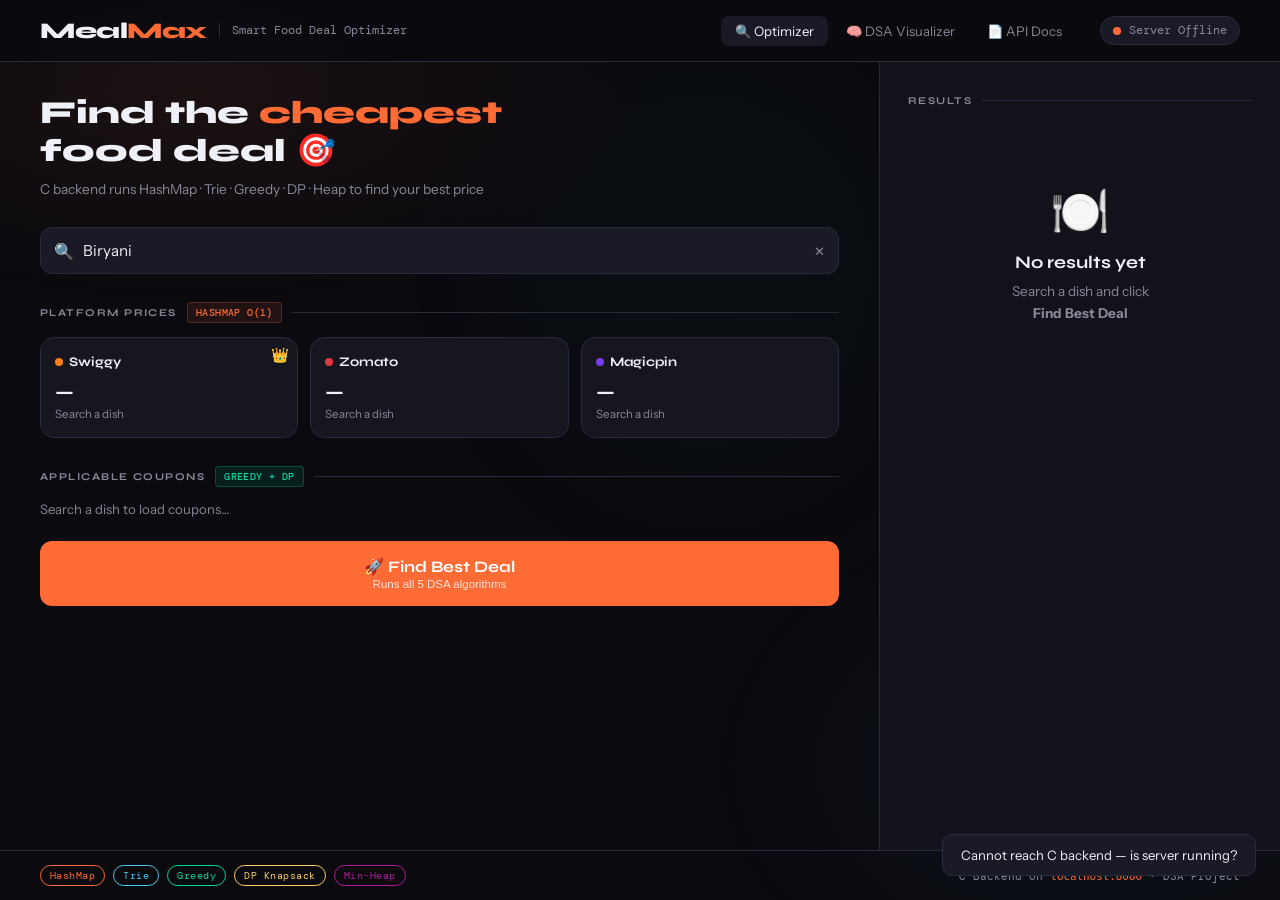
<file: index.html>
<!DOCTYPE html>
<html lang="en">
<head>
<meta charset="UTF-8">
<meta name="viewport" content="width=device-width, initial-scale=1.0">
<title>MealMax — Smart Food Deal Optimizer</title>
<link rel="preconnect" href="https://fonts.googleapis.com">
<link href="https://fonts.googleapis.com/css2?family=Syne:wght@400;600;700;800&family=DM+Mono:wght@300;400;500&family=Instrument+Sans:wght@400;500;600&display=swap" rel="stylesheet">
<link rel="stylesheet" href="style.css">
</head>
<body>
<div class="app">

  <!-- HEADER -->
  <header>
    <div class="header-left">
      <a href="index.html" class="logo">Meal<span>Max</span></a>
      <span class="logo-sub">Smart Food Deal Optimizer</span>
    </div>
    <nav class="nav-links">
      <a href="index.html" class="nav-link active">🔍 Optimizer</a>
      <a href="dsa.html" class="nav-link">🧠 DSA Visualizer</a>
      <a href="docs.html" class="nav-link">📄 API Docs</a>
    </nav>
    <div class="server-status" id="serverStatus">
      <span class="status-dot" id="statusDot"></span>
      <span id="statusText">Connecting...</span>
    </div>
  </header>

  <main>
    <!-- LEFT: SEARCH + INPUT -->
    <section class="panel-left">

      <div class="hero-block">
        <h1>Find the <em>cheapest</em><br>food deal 🎯</h1>
        <p class="hero-sub">C backend runs HashMap · Trie · Greedy · DP · Heap to find your best price</p>
      </div>

      <!-- SEARCH -->
      <div class="search-block">
        <div class="input-wrap">
          <span class="input-icon">🔍</span>
          <input type="text" id="searchInput" class="search-input"
                 placeholder="Type a dish — e.g. Biryani, Pizza..."
                 autocomplete="off">
          <span class="input-clear" id="clearBtn" onclick="clearSearch()">✕</span>
        </div>
        <div class="autocomplete-box" id="autocomplete"></div>
        <div class="algo-tag" id="trieTag" style="display:none">
          ⬆ <strong>Trie</strong> autocomplete — C backend · O(m) prefix search
        </div>
      </div>

      <!-- PLATFORM CARDS -->
      <div class="section-label">
        Platform Prices
        <span class="algo-chip hashmap">HashMap O(1)</span>
      </div>
      <div class="platforms-row" id="platformsRow">
        <div class="platform-card swiggy" data-platform="Swiggy" onclick="selectPlatform('Swiggy')">
          <div class="plat-crown" id="crownSwiggy">👑</div>
          <div class="plat-header">
            <span class="plat-dot" style="background:#fc8019"></span>
            <span class="plat-name">Swiggy</span>
          </div>
          <div class="plat-price" id="priceSwiggy">—</div>
          <div class="plat-detail" id="detailSwiggy">Search a dish</div>
        </div>
        <div class="platform-card zomato" data-platform="Zomato" onclick="selectPlatform('Zomato')">
          <div class="plat-crown" id="crownZomato" style="display:none">👑</div>
          <div class="plat-header">
            <span class="plat-dot" style="background:#e23744"></span>
            <span class="plat-name">Zomato</span>
          </div>
          <div class="plat-price" id="priceZomato">—</div>
          <div class="plat-detail" id="detailZomato">Search a dish</div>
        </div>
        <div class="platform-card magicpin" data-platform="Magicpin" onclick="selectPlatform('Magicpin')">
          <div class="plat-crown" id="crownMagicpin" style="display:none">👑</div>
          <div class="plat-header">
            <span class="plat-dot" style="background:#7c3aed"></span>
            <span class="plat-name">Magicpin</span>
          </div>
          <div class="plat-price" id="priceMagicpin">—</div>
          <div class="plat-detail" id="detailMagicpin">Search a dish</div>
        </div>
      </div>

      <!-- COUPONS -->
      <div class="section-label" style="margin-top:28px">
        Applicable Coupons
        <span class="algo-chip greedy">Greedy + DP</span>
      </div>
      <div id="couponsArea">
        <p class="muted-hint">Search a dish to load coupons…</p>
      </div>

      <!-- OPTIMIZE BTN -->
      <button class="optimize-btn" id="optimizeBtn" onclick="runOptimize()">
        <span>🚀 Find Best Deal</span>
        <span class="btn-sub">Runs all 5 DSA algorithms</span>
      </button>

    </section>

    <!-- RIGHT: RESULTS -->
    <section class="panel-right">

      <div class="section-label">Results</div>

      <!-- EMPTY -->
      <div class="empty-state" id="emptyState">
        <div class="empty-icon">🍽️</div>
        <div class="empty-title">No results yet</div>
        <div class="empty-hint">Search a dish and click<br><strong>Find Best Deal</strong></div>
      </div>

      <!-- RESULTS -->
      <div id="resultsArea" style="display:none">

        <!-- WINNER CARD -->
        <div class="winner-card" id="winnerCard">
          <div class="winner-label">✅ Optimal Deal</div>
          <div class="winner-platform" id="winnerPlatform">—</div>
          <div class="winner-price" id="winnerPrice">—</div>
          <div class="winner-coupon" id="winnerCoupon">—</div>
          <div class="winner-save" id="winnerSave">—</div>
        </div>

        <!-- BREAKDOWN -->
        <div class="result-card">
          <div class="card-title">💰 Cost Breakdown</div>
          <div class="breakdown-grid" id="breakdownGrid"></div>
        </div>

        <!-- HEAP RANKINGS -->
        <div class="result-card">
          <div class="card-title">
            📊 Min-Heap Rankings
            <span class="algo-chip heap" style="font-size:0.6rem">O(n log n)</span>
          </div>
          <div id="heapList"></div>
        </div>

        <!-- ALGO TRACE -->
        <div class="result-card">
          <div class="card-title">⚙️ Algorithm Trace (from C backend)</div>
          <div id="algoTrace"></div>
        </div>

      </div>

    </section>
  </main>

  <!-- FOOTER -->
  <footer>
    <div class="footer-algos">
      <span class="fa-chip hashmap">HashMap</span>
      <span class="fa-chip trie">Trie</span>
      <span class="fa-chip greedy">Greedy</span>
      <span class="fa-chip dp">DP Knapsack</span>
      <span class="fa-chip heap">Min-Heap</span>
    </div>
    <div class="footer-note">C Backend on <code>localhost:8080</code> · DSA Project</div>
  </footer>

</div>

<!-- TOAST -->
<div class="toast" id="toast"><span id="toastMsg"></span></div>

<script src="app.js"></script>
</body>
</html>
</file>
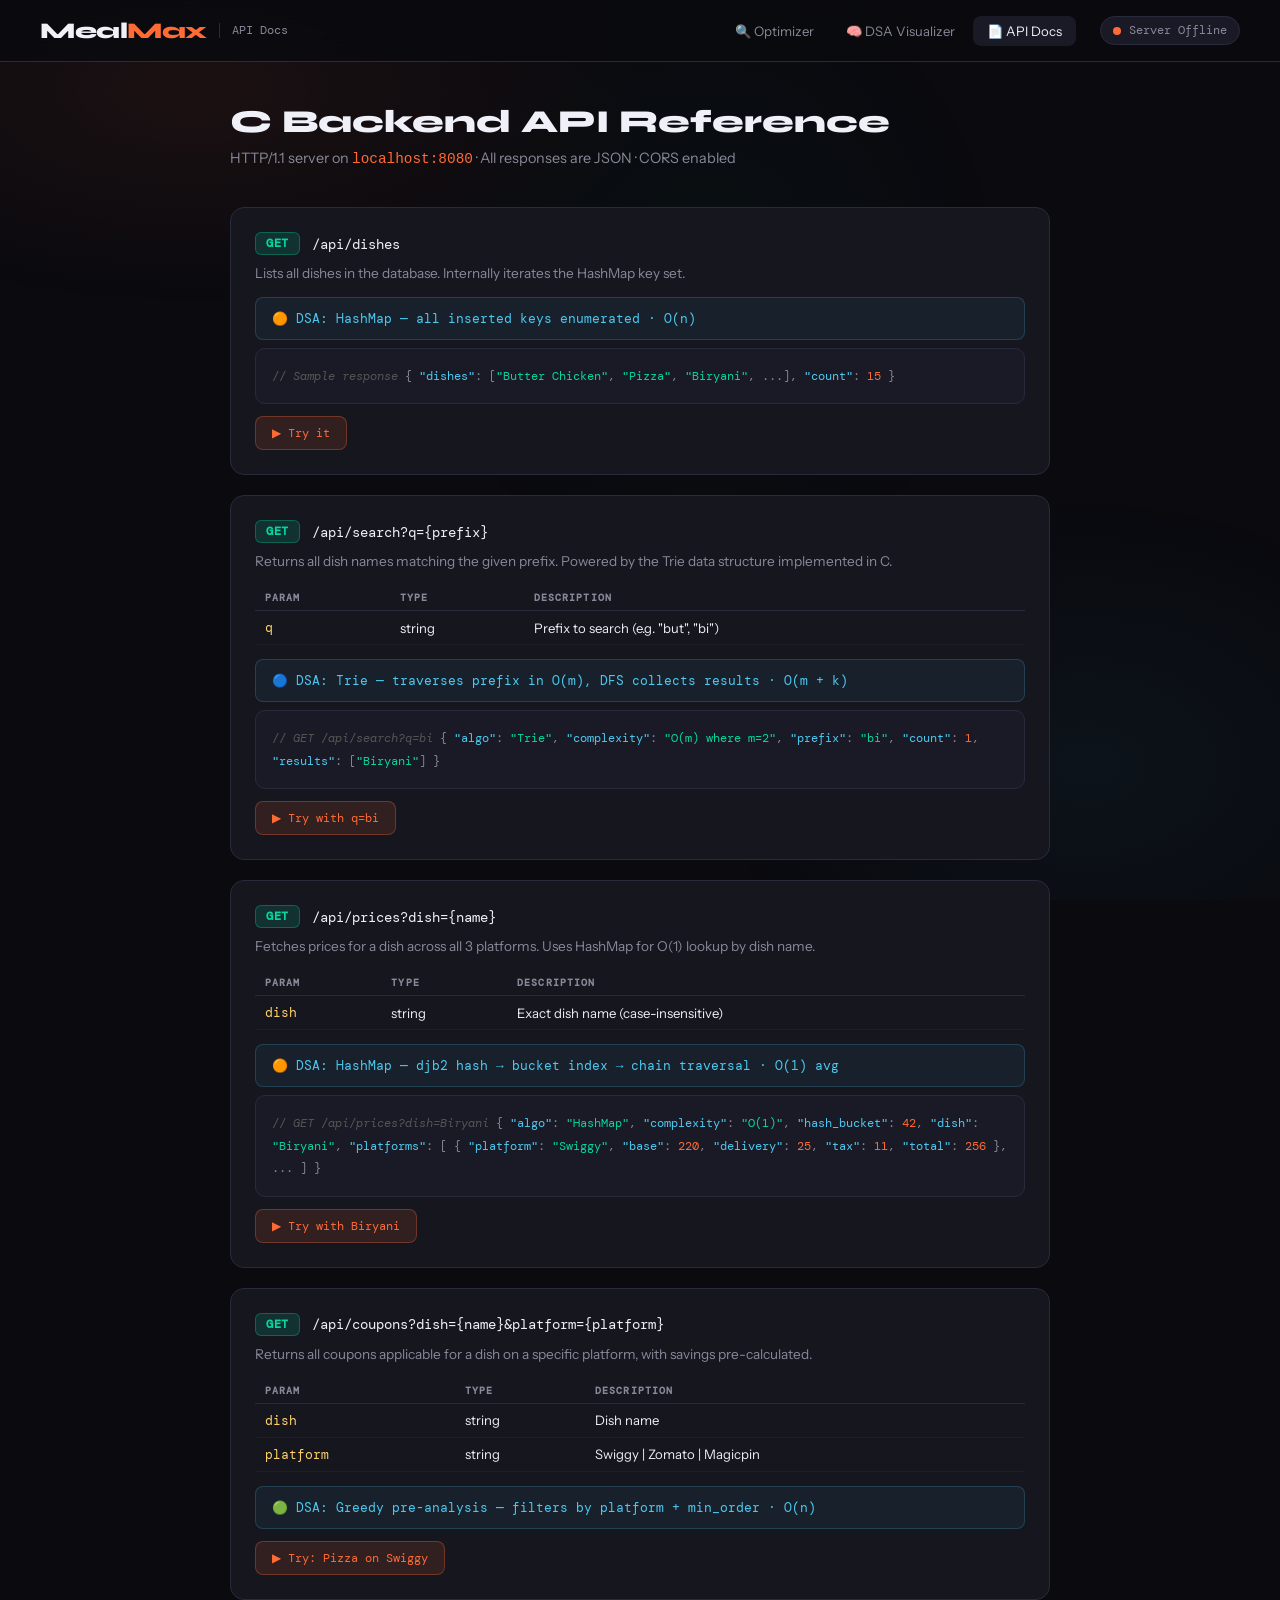
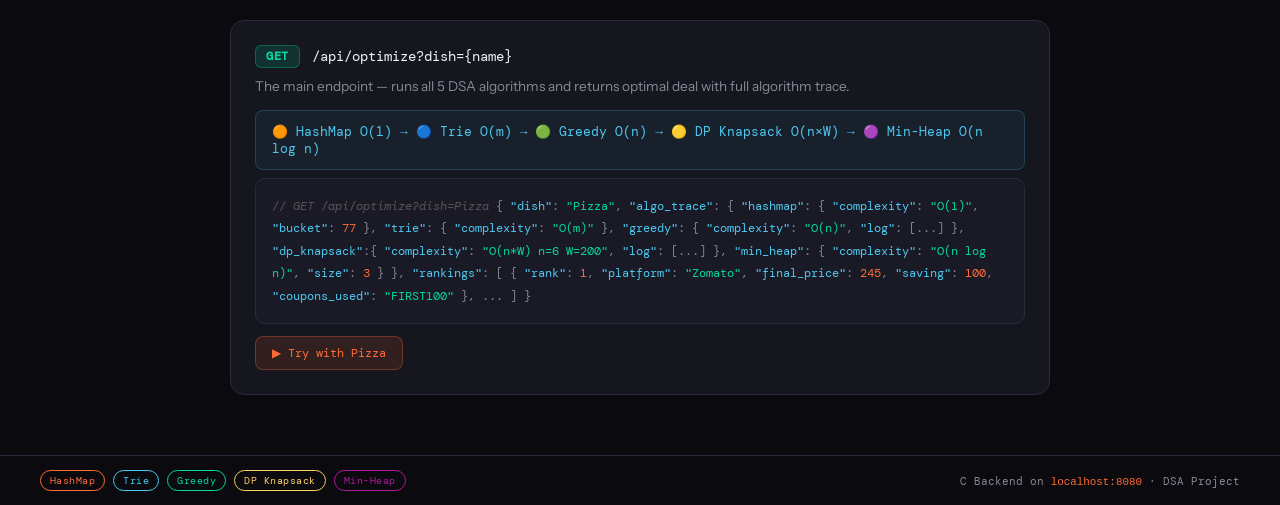
<file: docs.html>
<!DOCTYPE html>
<html lang="en">
<head>
<meta charset="UTF-8">
<meta name="viewport" content="width=device-width, initial-scale=1.0">
<title>API Docs — MealMax</title>
<link href="https://fonts.googleapis.com/css2?family=Syne:wght@400;600;700;800&family=DM+Mono:wght@300;400;500&family=Instrument+Sans:wght@400;500;600&display=swap" rel="stylesheet">
<link rel="stylesheet" href="style.css">
<style>
  .docs-body { max-width: 900px; margin: 0 auto; padding: 40px; }
  .docs-title {
    font-family: 'Syne', sans-serif; font-size: 2rem; font-weight: 800;
    margin-bottom: 8px;
  }
  .docs-sub { color: var(--muted); font-size: 0.9rem; margin-bottom: 40px; }

  .endpoint-card {
    background: var(--card); border: 1px solid var(--border);
    border-radius: 14px; padding: 24px; margin-bottom: 20px;
    animation: fadeUp 0.3s ease both;
  }
  .endpoint-card:nth-child(2){animation-delay:.05s}
  .endpoint-card:nth-child(3){animation-delay:.10s}
  .endpoint-card:nth-child(4){animation-delay:.15s}
  .endpoint-card:nth-child(5){animation-delay:.20s}

  .endpoint-route {
    display: flex; align-items: center; gap: 12px; margin-bottom: 10px;
  }
  .method-tag {
    font-family: 'DM Mono', monospace; font-size: 0.72rem; font-weight: 700;
    padding: 3px 10px; border-radius: 6px; letter-spacing: 0.05em;
  }
  .method-get { background: rgba(6,214,160,0.15); color: var(--green); border: 1px solid rgba(6,214,160,0.3); }
  .endpoint-path {
    font-family: 'DM Mono', monospace; font-size: 0.9rem; color: var(--text);
  }
  .endpoint-desc { color: var(--muted); font-size: 0.85rem; margin-bottom: 16px; }

  .params-table {
    width: 100%; border-collapse: collapse; margin-bottom: 14px;
    font-size: 0.82rem;
  }
  .params-table th {
    font-family: 'DM Mono', monospace; font-size: 0.65rem; letter-spacing: 0.1em;
    color: var(--muted); text-transform: uppercase; text-align: left;
    padding: 6px 10px; border-bottom: 1px solid var(--border);
  }
  .params-table td { padding: 8px 10px; border-bottom: 1px solid rgba(255,255,255,0.04); }
  .params-table td:first-child { font-family: 'DM Mono', monospace; color: var(--accent2); }

  .code-block {
    background: var(--surface2); border: 1px solid var(--border);
    border-radius: 10px; padding: 16px; font-family: 'DM Mono', monospace;
    font-size: 0.78rem; line-height: 1.8; color: var(--muted);
    overflow-x: auto; margin-top: 8px;
    position: relative;
  }
  .code-block .key { color: var(--blue); }
  .code-block .str { color: var(--green); }
  .code-block .num { color: var(--accent); }
  .code-block .comment { color: #555; font-style: italic; }

  .try-btn {
    padding: 8px 16px; font-family: 'DM Mono', monospace; font-size: 0.75rem;
    background: rgba(255,107,53,0.12); color: var(--accent);
    border: 1px solid rgba(255,107,53,0.3); border-radius: 8px;
    cursor: pointer; transition: all 0.2s; margin-top: 12px;
  }
  .try-btn:hover { background: rgba(255,107,53,0.22); }

  .response-area {
    margin-top: 10px; display: none;
    background: var(--surface2); border: 1px solid var(--green);
    border-radius: 10px; padding: 14px;
    font-family: 'DM Mono', monospace; font-size: 0.75rem;
    line-height: 1.7; color: var(--green); overflow-x: auto;
    max-height: 300px; overflow-y: auto;
  }

  .dsa-note {
    background: rgba(76,201,240,0.06); border: 1px solid rgba(76,201,240,0.2);
    border-radius: 8px; padding: 12px 16px; font-size: 0.8rem;
    color: var(--blue); margin-top: 10px; font-family: 'DM Mono', monospace;
  }
  @keyframes fadeUp {
    from{opacity:0;transform:translateY(12px)} to{opacity:1;transform:translateY(0)}
  }
</style>
</head>
<body>
<div class="app">
  <header>
    <div class="header-left">
      <a href="index.html" class="logo">Meal<span>Max</span></a>
      <span class="logo-sub">API Docs</span>
    </div>
    <nav class="nav-links">
      <a href="index.html" class="nav-link">🔍 Optimizer</a>
      <a href="dsa.html" class="nav-link">🧠 DSA Visualizer</a>
      <a href="docs.html" class="nav-link active">📄 API Docs</a>
    </nav>
    <div class="server-status" id="serverStatus">
      <span class="status-dot" id="statusDot"></span>
      <span id="statusText">Connecting...</span>
    </div>
  </header>

  <div class="docs-body">
    <div class="docs-title">C Backend API Reference</div>
    <div class="docs-sub">HTTP/1.1 server on <code style="color:var(--accent)">localhost:8080</code> · All responses are JSON · CORS enabled</div>

    <!-- ENDPOINT 1 -->
    <div class="endpoint-card">
      <div class="endpoint-route">
        <span class="method-tag method-get">GET</span>
        <span class="endpoint-path">/api/dishes</span>
      </div>
      <div class="endpoint-desc">Lists all dishes in the database. Internally iterates the HashMap key set.</div>
      <div class="dsa-note">🟠 DSA: HashMap — all inserted keys enumerated · O(n)</div>
      <div class="code-block">
<span class="comment">// Sample response</span>
{
  <span class="key">"dishes"</span>: [<span class="str">"Butter Chicken"</span>, <span class="str">"Pizza"</span>, <span class="str">"Biryani"</span>, ...],
  <span class="key">"count"</span>: <span class="num">15</span>
}
      </div>
      <button class="try-btn" onclick="tryEndpoint('dishes', '/api/dishes')">▶ Try it</button>
      <div class="response-area" id="resp-dishes"></div>
    </div>

    <!-- ENDPOINT 2 -->
    <div class="endpoint-card">
      <div class="endpoint-route">
        <span class="method-tag method-get">GET</span>
        <span class="endpoint-path">/api/search?q={prefix}</span>
      </div>
      <div class="endpoint-desc">Returns all dish names matching the given prefix. Powered by the Trie data structure implemented in C.</div>
      <table class="params-table">
        <thead><tr><th>Param</th><th>Type</th><th>Description</th></tr></thead>
        <tbody>
          <tr><td>q</td><td>string</td><td>Prefix to search (e.g. "but", "bi")</td></tr>
        </tbody>
      </table>
      <div class="dsa-note">🔵 DSA: Trie — traverses prefix in O(m), DFS collects results · O(m + k)</div>
      <div class="code-block">
<span class="comment">// GET /api/search?q=bi</span>
{
  <span class="key">"algo"</span>: <span class="str">"Trie"</span>,
  <span class="key">"complexity"</span>: <span class="str">"O(m) where m=2"</span>,
  <span class="key">"prefix"</span>: <span class="str">"bi"</span>,
  <span class="key">"count"</span>: <span class="num">1</span>,
  <span class="key">"results"</span>: [<span class="str">"Biryani"</span>]
}
      </div>
      <button class="try-btn" onclick="tryEndpoint('search', '/api/search?q=bi')">▶ Try with q=bi</button>
      <div class="response-area" id="resp-search"></div>
    </div>

    <!-- ENDPOINT 3 -->
    <div class="endpoint-card">
      <div class="endpoint-route">
        <span class="method-tag method-get">GET</span>
        <span class="endpoint-path">/api/prices?dish={name}</span>
      </div>
      <div class="endpoint-desc">Fetches prices for a dish across all 3 platforms. Uses HashMap for O(1) lookup by dish name.</div>
      <table class="params-table">
        <thead><tr><th>Param</th><th>Type</th><th>Description</th></tr></thead>
        <tbody>
          <tr><td>dish</td><td>string</td><td>Exact dish name (case-insensitive)</td></tr>
        </tbody>
      </table>
      <div class="dsa-note">🟠 DSA: HashMap — djb2 hash → bucket index → chain traversal · O(1) avg</div>
      <div class="code-block">
<span class="comment">// GET /api/prices?dish=Biryani</span>
{
  <span class="key">"algo"</span>: <span class="str">"HashMap"</span>,
  <span class="key">"complexity"</span>: <span class="str">"O(1)"</span>,
  <span class="key">"hash_bucket"</span>: <span class="num">42</span>,
  <span class="key">"dish"</span>: <span class="str">"Biryani"</span>,
  <span class="key">"platforms"</span>: [
    { <span class="key">"platform"</span>: <span class="str">"Swiggy"</span>, <span class="key">"base"</span>: <span class="num">220</span>, <span class="key">"delivery"</span>: <span class="num">25</span>, <span class="key">"tax"</span>: <span class="num">11</span>, <span class="key">"total"</span>: <span class="num">256</span> },
    ...
  ]
}
      </div>
      <button class="try-btn" onclick="tryEndpoint('prices', '/api/prices?dish=Biryani')">▶ Try with Biryani</button>
      <div class="response-area" id="resp-prices"></div>
    </div>

    <!-- ENDPOINT 4 -->
    <div class="endpoint-card">
      <div class="endpoint-route">
        <span class="method-tag method-get">GET</span>
        <span class="endpoint-path">/api/coupons?dish={name}&platform={platform}</span>
      </div>
      <div class="endpoint-desc">Returns all coupons applicable for a dish on a specific platform, with savings pre-calculated.</div>
      <table class="params-table">
        <thead><tr><th>Param</th><th>Type</th><th>Description</th></tr></thead>
        <tbody>
          <tr><td>dish</td><td>string</td><td>Dish name</td></tr>
          <tr><td>platform</td><td>string</td><td>Swiggy | Zomato | Magicpin</td></tr>
        </tbody>
      </table>
      <div class="dsa-note">🟢 DSA: Greedy pre-analysis — filters by platform + min_order · O(n)</div>
      <button class="try-btn" onclick="tryEndpoint('coupons', '/api/coupons?dish=Pizza&platform=Swiggy')">▶ Try: Pizza on Swiggy</button>
      <div class="response-area" id="resp-coupons"></div>
    </div>

    <!-- ENDPOINT 5 -->
    <div class="endpoint-card">
      <div class="endpoint-route">
        <span class="method-tag method-get">GET</span>
        <span class="endpoint-path">/api/optimize?dish={name}</span>
      </div>
      <div class="endpoint-desc">The main endpoint — runs all 5 DSA algorithms and returns optimal deal with full algorithm trace.</div>
      <div class="dsa-note">
        🟠 HashMap O(1) → 🔵 Trie O(m) → 🟢 Greedy O(n) → 🟡 DP Knapsack O(n×W) → 🟣 Min-Heap O(n log n)
      </div>
      <div class="code-block">
<span class="comment">// GET /api/optimize?dish=Pizza</span>
{
  <span class="key">"dish"</span>: <span class="str">"Pizza"</span>,
  <span class="key">"algo_trace"</span>: {
    <span class="key">"hashmap"</span>:    { <span class="key">"complexity"</span>: <span class="str">"O(1)"</span>, <span class="key">"bucket"</span>: <span class="num">77</span> },
    <span class="key">"trie"</span>:       { <span class="key">"complexity"</span>: <span class="str">"O(m)"</span> },
    <span class="key">"greedy"</span>:     { <span class="key">"complexity"</span>: <span class="str">"O(n)"</span>, <span class="key">"log"</span>: [...] },
    <span class="key">"dp_knapsack"</span>:{ <span class="key">"complexity"</span>: <span class="str">"O(n*W) n=6 W=200"</span>, <span class="key">"log"</span>: [...] },
    <span class="key">"min_heap"</span>:   { <span class="key">"complexity"</span>: <span class="str">"O(n log n)"</span>, <span class="key">"size"</span>: <span class="num">3</span> }
  },
  <span class="key">"rankings"</span>: [
    { <span class="key">"rank"</span>: <span class="num">1</span>, <span class="key">"platform"</span>: <span class="str">"Zomato"</span>, <span class="key">"final_price"</span>: <span class="num">245</span>, <span class="key">"saving"</span>: <span class="num">100</span>, <span class="key">"coupons_used"</span>: <span class="str">"FIRST100"</span> },
    ...
  ]
}
      </div>
      <button class="try-btn" onclick="tryEndpoint('optimize', '/api/optimize?dish=Pizza')">▶ Try with Pizza</button>
      <div class="response-area" id="resp-optimize"></div>
    </div>

  </div>

  <footer>
    <div class="footer-algos">
      <span class="fa-chip hashmap">HashMap</span>
      <span class="fa-chip trie">Trie</span>
      <span class="fa-chip greedy">Greedy</span>
      <span class="fa-chip dp">DP Knapsack</span>
      <span class="fa-chip heap">Min-Heap</span>
    </div>
    <div class="footer-note">C Backend on <code>localhost:8080</code> · DSA Project</div>
  </footer>
</div>

<div class="toast" id="toast"><span id="toastMsg"></span></div>
<script src="app.js"></script>
<script>
async function tryEndpoint(id, path) {
  const el = document.getElementById(`resp-${id}`);
  el.style.display = 'block';
  el.textContent = 'Loading...';
  try {
    const r = await fetch(`http://localhost:8080${path}`);
    const d = await r.json();
    el.textContent = JSON.stringify(d, null, 2);
  } catch(e) {
    el.textContent = '❌ Cannot reach C backend.\nMake sure server is running:\n\n  cd backend && ./server';
    el.style.color = 'var(--accent)';
  }
}
</script>
</body>
</html>
</file>
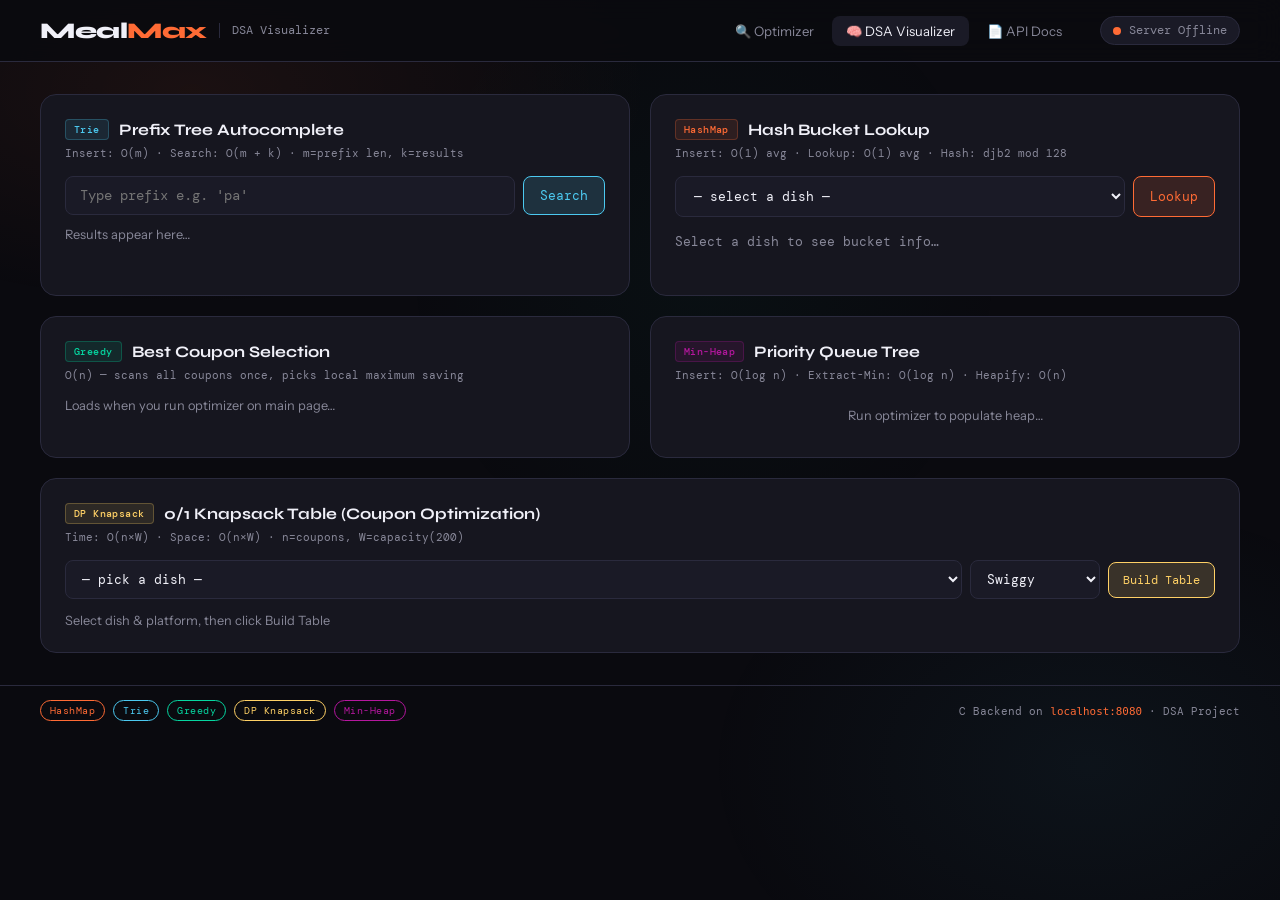
<file: dsa.html>
<!DOCTYPE html>
<html lang="en">
<head>
<meta charset="UTF-8">
<meta name="viewport" content="width=device-width, initial-scale=1.0">
<title>DSA Visualizer — MealMax</title>
<link href="https://fonts.googleapis.com/css2?family=Syne:wght@400;600;700;800&family=DM+Mono:wght@300;400;500&family=Instrument+Sans:wght@400;500;600&display=swap" rel="stylesheet">
<link rel="stylesheet" href="style.css">
<style>
  .viz-grid {
    display: grid;
    grid-template-columns: 1fr 1fr;
    gap: 20px;
    padding: 32px 40px;
  }
  @media(max-width:900px){.viz-grid{grid-template-columns:1fr;padding:20px}}

  .viz-card {
    background: var(--card);
    border: 1px solid var(--border);
    border-radius: 16px;
    padding: 24px;
    animation: fadeUp 0.4s ease both;
  }
  .viz-card:nth-child(2){animation-delay:.1s}
  .viz-card:nth-child(3){animation-delay:.2s}
  .viz-card:nth-child(4){animation-delay:.3s}
  .viz-card:nth-child(5){animation-delay:.4s; grid-column: 1 / -1}

  .viz-card-title {
    font-family: 'Syne', sans-serif;
    font-size: 1rem;
    font-weight: 700;
    margin-bottom: 6px;
    display: flex; align-items: center; gap: 10px;
  }
  .viz-card-complexity {
    font-family: 'DM Mono', monospace;
    font-size: 0.7rem;
    color: var(--muted);
    margin-bottom: 16px;
  }

  /* TRIE VIZ */
  .trie-input-wrap { display: flex; gap: 8px; margin-bottom: 12px; }
  .trie-input {
    flex: 1; background: var(--surface2); border: 1px solid var(--border);
    border-radius: 8px; padding: 10px 14px; color: var(--text);
    font-family: 'DM Mono', monospace; font-size: 0.85rem; outline: none;
  }
  .trie-input:focus { border-color: var(--blue); }
  .trie-btn {
    padding: 10px 16px; background: rgba(76,201,240,0.15);
    color: var(--blue); border: 1px solid var(--blue);
    border-radius: 8px; cursor: pointer; font-family: 'DM Mono', monospace;
    font-size: 0.8rem;
  }
  .trie-results {
    display: flex; flex-wrap: wrap; gap: 8px; min-height: 36px;
  }
  .trie-result-chip {
    background: rgba(76,201,240,0.1); border: 1px solid rgba(76,201,240,0.3);
    color: var(--blue); padding: 4px 12px; border-radius: 20px;
    font-family: 'DM Mono', monospace; font-size: 0.78rem;
    animation: fadeUp 0.2s ease;
  }
  .trie-match { color: var(--accent); font-weight: 600; }
  .trie-path {
    font-family: 'DM Mono', monospace;
    font-size: 0.72rem;
    color: var(--muted);
    margin-top: 8px;
    line-height: 1.8;
  }

  /* HASHMAP VIZ */
  .hm-input-wrap { display: flex; gap: 8px; margin-bottom: 12px; }
  .hm-select {
    flex: 1; background: var(--surface2); border: 1px solid var(--border);
    border-radius: 8px; padding: 10px 14px; color: var(--text);
    font-family: 'DM Mono', monospace; font-size: 0.82rem; outline: none;
  }
  .hm-btn {
    padding: 10px 16px; background: rgba(255,107,53,0.15);
    color: var(--accent); border: 1px solid var(--accent);
    border-radius: 8px; cursor: pointer; font-family: 'DM Mono', monospace;
    font-size: 0.8rem;
  }
  .hm-result {
    font-family: 'DM Mono', monospace;
    font-size: 0.8rem;
    line-height: 2;
    color: var(--muted);
  }
  .hm-result .hm-key { color: var(--accent); }
  .hm-result .hm-val { color: var(--green); }

  /* GREEDY VIZ */
  .greedy-bars { display: flex; flex-direction: column; gap: 10px; }
  .greedy-bar-row {
    display: grid; grid-template-columns: 100px 1fr 60px;
    align-items: center; gap: 10px;
  }
  .greedy-label { font-family: 'DM Mono', monospace; font-size: 0.75rem; color: var(--muted); }
  .bar-track {
    background: var(--surface2); border-radius: 4px; height: 20px;
    overflow: hidden; border: 1px solid var(--border);
  }
  .bar-fill {
    height: 100%; border-radius: 4px;
    transition: width 0.6s ease;
    display: flex; align-items: center; padding-left: 8px;
    font-family: 'DM Mono', monospace; font-size: 0.65rem; color: #fff;
  }
  .bar-val { font-family: 'DM Mono', monospace; font-size: 0.75rem; color: var(--green); }
  .greedy-winner { font-family: 'DM Mono', monospace; font-size: 0.78rem; color: var(--green); margin-top: 12px; }

  /* HEAP VIZ */
  .heap-tree {
    display: flex; flex-direction: column; align-items: center; gap: 14px;
    padding: 10px 0;
  }
  .heap-level { display: flex; justify-content: center; gap: 24px; }
  .heap-node {
    width: 80px; height: 52px;
    border-radius: 10px;
    border: 2px solid var(--border);
    display: flex; flex-direction: column; align-items: center;
    justify-content: center;
    font-family: 'DM Mono', monospace; font-size: 0.72rem;
    transition: all 0.4s ease;
    position: relative;
    background: var(--surface2);
  }
  .heap-node.root {
    border-color: var(--green);
    background: rgba(6,214,160,0.1);
  }
  .heap-node-plat { font-size: 0.65rem; color: var(--muted); }
  .heap-node-price { font-weight: 600; color: var(--text); }
  .heap-connector {
    width: 1px; height: 14px; background: var(--border);
    margin: 0 auto;
  }
  .heap-note {
    font-family: 'DM Mono', monospace; font-size: 0.72rem;
    color: var(--muted); text-align: center; margin-top: 10px;
  }

  /* DP TABLE */
  .dp-table-wrap { overflow-x: auto; }
  .dp-table {
    border-collapse: collapse; width: 100%;
    font-family: 'DM Mono', monospace; font-size: 0.72rem;
  }
  .dp-table th {
    background: var(--surface2); padding: 8px 10px;
    border: 1px solid var(--border); color: var(--muted);
    text-align: center;
  }
  .dp-table td {
    padding: 7px 10px; border: 1px solid var(--border);
    text-align: center; color: var(--text);
    transition: background 0.3s;
  }
  .dp-table td.active { background: rgba(255,209,102,0.15); color: var(--accent2); }
  .dp-table td.best { background: rgba(6,214,160,0.2); color: var(--green); font-weight: 700; }
  .dp-controls { display: flex; gap: 8px; margin-bottom: 14px; align-items: center; }
  .dp-select {
    flex:1; background: var(--surface2); border: 1px solid var(--border);
    border-radius: 8px; padding: 9px 12px; color: var(--text);
    font-family: 'DM Mono', monospace; font-size: 0.8rem; outline: none;
  }
  .dp-btn {
    padding: 9px 14px; background: rgba(255,209,102,0.15);
    color: var(--accent2); border: 1px solid var(--accent2);
    border-radius: 8px; cursor: pointer; font-family: 'DM Mono', monospace;
    font-size: 0.78rem;
  }
  @keyframes fadeUp {
    from { opacity:0; transform: translateY(16px) }
    to { opacity:1; transform: translateY(0) }
  }
</style>
</head>
<body>
<div class="app">

  <header>
    <div class="header-left">
      <a href="index.html" class="logo">Meal<span>Max</span></a>
      <span class="logo-sub">DSA Visualizer</span>
    </div>
    <nav class="nav-links">
      <a href="index.html" class="nav-link">🔍 Optimizer</a>
      <a href="dsa.html" class="nav-link active">🧠 DSA Visualizer</a>
      <a href="docs.html" class="nav-link">📄 API Docs</a>
    </nav>
    <div class="server-status" id="serverStatus">
      <span class="status-dot" id="statusDot"></span>
      <span id="statusText">Connecting...</span>
    </div>
  </header>

  <div class="viz-grid">

    <!-- 1. TRIE -->
    <div class="viz-card">
      <div class="viz-card-title">
        <span class="algo-chip trie" style="font-size:0.65rem">Trie</span>
        Prefix Tree Autocomplete
      </div>
      <div class="viz-card-complexity">Insert: O(m) · Search: O(m + k) · m=prefix len, k=results</div>
      <div class="trie-input-wrap">
        <input type="text" class="trie-input" id="trieInput" placeholder="Type prefix e.g. 'pa'">
        <button class="trie-btn" onclick="vizTrie()">Search</button>
      </div>
      <div class="trie-results" id="trieResults">
        <span style="font-size:0.8rem;color:var(--muted)">Results appear here…</span>
      </div>
      <div class="trie-path" id="triePath"></div>
    </div>

    <!-- 2. HASHMAP -->
    <div class="viz-card">
      <div class="viz-card-title">
        <span class="algo-chip hashmap" style="font-size:0.65rem">HashMap</span>
        Hash Bucket Lookup
      </div>
      <div class="viz-card-complexity">Insert: O(1) avg · Lookup: O(1) avg · Hash: djb2 mod 128</div>
      <div class="hm-input-wrap">
        <select class="hm-select" id="hmSelect">
          <option value="">— select a dish —</option>
          <option>Biryani</option><option>Pizza</option>
          <option>Burger</option><option>Butter Chicken</option>
          <option>Dosa</option><option>Paneer Tikka</option>
          <option>Noodles</option><option>Pasta</option>
        </select>
        <button class="hm-btn" onclick="vizHashmap()">Lookup</button>
      </div>
      <div class="hm-result" id="hmResult">
        <span style="color:var(--muted)">Select a dish to see bucket info…</span>
      </div>
    </div>

    <!-- 3. GREEDY -->
    <div class="viz-card">
      <div class="viz-card-title">
        <span class="algo-chip greedy" style="font-size:0.65rem">Greedy</span>
        Best Coupon Selection
      </div>
      <div class="viz-card-complexity">O(n) — scans all coupons once, picks local maximum saving</div>
      <div class="greedy-bars" id="greedyBars">
        <span style="font-size:0.8rem;color:var(--muted)">Loads when you run optimizer on main page…</span>
      </div>
      <div class="greedy-winner" id="greedyWinner"></div>
    </div>

    <!-- 4. MIN-HEAP -->
    <div class="viz-card">
      <div class="viz-card-title">
        <span class="algo-chip heap" style="font-size:0.65rem">Min-Heap</span>
        Priority Queue Tree
      </div>
      <div class="viz-card-complexity">Insert: O(log n) · Extract-Min: O(log n) · Heapify: O(n)</div>
      <div class="heap-tree" id="heapTree">
        <div style="font-size:0.8rem;color:var(--muted);text-align:center">
          Run optimizer to populate heap…
        </div>
      </div>
    </div>

    <!-- 5. DP KNAPSACK TABLE -->
    <div class="viz-card">
      <div class="viz-card-title">
        <span class="algo-chip dp" style="font-size:0.65rem">DP Knapsack</span>
        0/1 Knapsack Table (Coupon Optimization)
      </div>
      <div class="viz-card-complexity">Time: O(n×W) · Space: O(n×W) · n=coupons, W=capacity(200)</div>
      <div class="dp-controls">
        <select class="dp-select" id="dpDish">
          <option value="">— pick a dish —</option>
          <option>Biryani</option><option>Pizza</option>
          <option>Butter Chicken</option><option>Burger</option>
          <option>Dosa</option>
        </select>
        <select class="dp-select" id="dpPlatform" style="max-width:130px">
          <option>Swiggy</option><option>Zomato</option><option>Magicpin</option>
        </select>
        <button class="dp-btn" onclick="vizDP()">Build Table</button>
      </div>
      <div class="dp-table-wrap" id="dpTableWrap">
        <p style="font-size:0.8rem;color:var(--muted)">Select dish & platform, then click Build Table</p>
      </div>
    </div>

  </div>

  <footer>
    <div class="footer-algos">
      <span class="fa-chip hashmap">HashMap</span>
      <span class="fa-chip trie">Trie</span>
      <span class="fa-chip greedy">Greedy</span>
      <span class="fa-chip dp">DP Knapsack</span>
      <span class="fa-chip heap">Min-Heap</span>
    </div>
    <div class="footer-note">C Backend on <code>localhost:8080</code> · DSA Project</div>
  </footer>
</div>

<div class="toast" id="toast"><span id="toastMsg"></span></div>
<script src="app.js"></script>
<script>
const API = 'http://localhost:8080';

async function vizTrie() {
  const prefix = document.getElementById('trieInput').value.trim();
  if (!prefix) return;
  try {
    const r = await fetch(`${API}/api/search?q=${encodeURIComponent(prefix)}`);
    const d = await r.json();
    const el = document.getElementById('trieResults');
    el.innerHTML = d.results.map(w => {
      const idx = w.toLowerCase().indexOf(prefix.toLowerCase());
      const hi = idx >= 0
        ? w.slice(0,idx) + `<span class="trie-match">${w.slice(idx,idx+prefix.length)}</span>` + w.slice(idx+prefix.length)
        : w;
      return `<span class="trie-result-chip">${hi}</span>`;
    }).join('') || `<span style="color:var(--muted)">No matches for "${prefix}"</span>`;

    document.getElementById('triePath').innerHTML =
      `<b>Algo:</b> ${d.algo} &nbsp;|&nbsp; <b>Complexity:</b> ${d.complexity} &nbsp;|&nbsp; <b>Found:</b> ${d.count} result(s)`;
  } catch(e) { showToast('Cannot reach C backend — is server running?'); }
}
document.getElementById('trieInput').addEventListener('keydown', e => { if(e.key==='Enter') vizTrie(); });

async function vizHashmap() {
  const dish = document.getElementById('hmSelect').value;
  if (!dish) return;
  try {
    const r = await fetch(`${API}/api/prices?dish=${encodeURIComponent(dish)}`);
    const d = await r.json();
    if (d.error) { document.getElementById('hmResult').textContent = d.error; return; }
    document.getElementById('hmResult').innerHTML = `
      <span class="hm-key">key</span>   = "<span class="hm-val">${d.dish}</span>"<br>
      <span class="hm-key">hash</span>  = djb2("${d.dish}") mod 128 = <span class="hm-val">${d.hash_bucket}</span><br>
      <span class="hm-key">algo</span>  = <span class="hm-val">${d.algo}</span> · ${d.complexity}<br>
      <br>
      ${d.platforms.map(p =>
        `<span class="hm-key">${p.platform}</span> → base=<span class="hm-val">₹${p.base}</span> del=<span class="hm-val">₹${p.delivery}</span> tax=<span class="hm-val">₹${p.tax.toFixed(0)}</span> <b>total=<span style="color:var(--accent)">₹${p.total.toFixed(0)}</span></b>`
      ).join('<br>')}
    `;
  } catch(e) { showToast('Cannot reach C backend'); }
}

function showGreedyBars(data) {
  if (!data || !data.algo_trace) return;
  const log = data.algo_trace.greedy.log;
  const maxSave = Math.max(...log.map(l => l.greedy_saving), 1);
  const colors = { Swiggy: '#fc8019', Zomato: '#e23744', Magicpin: '#7c3aed' };
  document.getElementById('greedyBars').innerHTML = log.map(l => `
    <div class="greedy-bar-row">
      <span class="greedy-label">${l.platform}</span>
      <div class="bar-track">
        <div class="bar-fill" style="width:${(l.greedy_saving/maxSave*100).toFixed(0)}%;background:${colors[l.platform]}">
          ${l.coupon !== 'none' ? l.coupon : ''}
        </div>
      </div>
      <span class="bar-val">${l.greedy_saving > 0 ? '-₹'+l.greedy_saving.toFixed(0) : 'none'}</span>
    </div>
  `).join('');
  const best = log.reduce((a,b) => a.greedy_saving > b.greedy_saving ? a : b);
  document.getElementById('greedyWinner').textContent =
    `✅ Greedy picks: ${best.coupon} on ${best.platform} (saves ₹${best.greedy_saving.toFixed(0)}) — O(n) single pass`;
}

function showHeapTree(data) {
  if (!data || !data.rankings) return;
  const ranks = data.rankings;
  const colors = { Swiggy: '#fc8019', Zomato: '#e23744', Magicpin: '#7c3aed' };
  const heapEl = document.getElementById('heapTree');

  // For 3 items: root=0, left=1, right=2
  // Visual: level 0 (root), level 1 (children)
  heapEl.innerHTML = '';

  const l0 = document.createElement('div'); l0.className = 'heap-level';
  const root = document.createElement('div');
  root.className = 'heap-node root';
  root.style.borderColor = colors[ranks[0].platform] || 'var(--green)';
  root.innerHTML = `<span class="heap-node-plat">${ranks[0].platform}</span>
    <span class="heap-node-price">₹${ranks[0].final_price.toFixed(0)}</span>`;
  l0.appendChild(root);
  heapEl.appendChild(l0);

  if (ranks.length > 1) {
    const conn = document.createElement('div'); conn.className = 'heap-connector';
    heapEl.appendChild(conn);
    const l1 = document.createElement('div'); l1.className = 'heap-level';
    for (let i = 1; i < ranks.length; i++) {
      const n = document.createElement('div'); n.className = 'heap-node';
      n.style.borderColor = colors[ranks[i].platform] || 'var(--border)';
      n.innerHTML = `<span class="heap-node-plat">${ranks[i].platform}</span>
        <span class="heap-node-price">₹${ranks[i].final_price.toFixed(0)}</span>`;
      l1.appendChild(n);
    }
    heapEl.appendChild(l1);
  }

  const note = document.createElement('div'); note.className = 'heap-note';
  note.textContent = `Root = min = ${ranks[0].platform} @ ₹${ranks[0].final_price.toFixed(0)} · extracted in O(log ${ranks.length})`;
  heapEl.appendChild(note);
}

// Listen for data from main page via localStorage
window.addEventListener('storage', e => {
  if (e.key === 'mealmax_last_result') {
    try {
      const d = JSON.parse(e.newValue);
      showGreedyBars(d);
      showHeapTree(d);
    } catch(ex) {}
  }
});

// Load cached result
try {
  const cached = localStorage.getItem('mealmax_last_result');
  if (cached) { const d = JSON.parse(cached); showGreedyBars(d); showHeapTree(d); }
} catch(ex) {}

async function vizDP() {
  const dish = document.getElementById('dpDish').value;
  const platform = document.getElementById('dpPlatform').value;
  if (!dish) return;

  // Get coupons
  try {
    const [pr, cr] = await Promise.all([
      fetch(`${API}/api/prices?dish=${encodeURIComponent(dish)}`).then(r=>r.json()),
      fetch(`${API}/api/coupons?dish=${encodeURIComponent(dish)}&platform=${encodeURIComponent(platform)}`).then(r=>r.json())
    ]);

    const pdata = pr.platforms.find(p => p.platform === platform);
    if (!pdata) return;
    const total = pdata.total;

    const coupons = cr.coupons || [];
    if (coupons.length === 0) {
      document.getElementById('dpTableWrap').innerHTML = `<p style="color:var(--muted);font-size:0.8rem">No applicable coupons for ${dish} on ${platform}</p>`;
      return;
    }

    // Build DP table (simplified: W from 0 to max_weight, step 10)
    const W = Math.max(...coupons.map(c => c.weight));
    const steps = 8; // show W=0,10,20,...
    const wCols = Array.from({length: steps+1}, (_,i) => Math.round(i * W / steps));

    let n = coupons.length;
    // full dp
    const dp = Array.from({length:n+1}, ()=>Array(W+1).fill(0));
    for (let i = 1; i <= n; i++) {
      const c = coupons[i-1];
      for (let w = 0; w <= W; w++) {
        dp[i][w] = dp[i-1][w];
        if (c.weight <= w && dp[i-1][w-c.weight] + c.saving > dp[i][w])
          dp[i][w] = dp[i-1][w-c.weight] + c.saving;
      }
    }

    // Build table HTML
    let html = `<p style="font-size:0.75rem;color:var(--muted);margin-bottom:10px">
      Dish: <b>${dish}</b> · Platform: <b>${platform}</b> · Subtotal: <b>₹${total.toFixed(0)}</b> · Coupons: <b>${n}</b>
    </p>`;
    html += '<table class="dp-table"><thead><tr><th>i \\ w</th>';
    wCols.forEach(w => html += `<th>${w}</th>`);
    html += '</tr></thead><tbody>';
    html += `<tr><th>0 (none)</th>${wCols.map(w=>`<td>0</td>`).join('')}</tr>`;
    for (let i = 1; i <= n; i++) {
      html += `<tr><th>${i}: ${coupons[i-1].code}</th>`;
      wCols.forEach(w => {
        const val = dp[i][w].toFixed(0);
        const prev = dp[i-1][w].toFixed(0);
        const isMax = w === W && i === n;
        const changed = val !== prev;
        html += `<td class="${isMax?'best':changed?'active':''}">${val>0?'₹'+val:0}</td>`;
      });
      html += '</tr>';
    }
    html += '</tbody></table>';
    html += `<p style="font-family:'DM Mono',monospace;font-size:0.72rem;color:var(--green);margin-top:10px">
      ✅ Max saving = ₹${dp[n][W].toFixed(0)} &nbsp;·&nbsp; dp[${n}][${W}] &nbsp;·&nbsp; Time O(${n}×${W})</p>`;

    document.getElementById('dpTableWrap').innerHTML = html;
  } catch(e) { showToast('Cannot reach C backend'); }
}
</script>
</body>
</html>
</file>
<file: style.css>
/* =====================================================
   MealMax — Shared Stylesheet
   ===================================================== */

:root {
  --bg:       #0a0a0f;
  --surface:  #12121a;
  --surface2: #1a1a26;
  --card:     #16161f;
  --border:   #2a2a3d;
  --accent:   #ff6b35;
  --accent2:  #ffd166;
  --green:    #06d6a0;
  --blue:     #4cc9f0;
  --purple:   #b5179e;
  --text:     #f0f0f8;
  --muted:    #888899;
}

* { margin: 0; padding: 0; box-sizing: border-box; }

body {
  background: var(--bg);
  color: var(--text);
  font-family: 'Instrument Sans', sans-serif;
  min-height: 100vh;
  overflow-x: hidden;
}

body::before {
  content: '';
  position: fixed; inset: 0;
  background:
    radial-gradient(ellipse 60% 40% at 15% 10%, rgba(255,107,53,0.07) 0%, transparent 60%),
    radial-gradient(ellipse 50% 50% at 85% 85%, rgba(76,201,240,0.05) 0%, transparent 60%),
    radial-gradient(ellipse 40% 60% at 55% 30%, rgba(6,214,160,0.03) 0%, transparent 60%);
  pointer-events: none; z-index: 0;
}

.app { position: relative; z-index: 1; display: flex; flex-direction: column; min-height: 100vh; }

/* =====================
   HEADER
   ===================== */
header {
  display: flex; align-items: center; gap: 24px;
  padding: 0 40px;
  height: 62px;
  border-bottom: 1px solid var(--border);
  background: rgba(10,10,15,0.9);
  backdrop-filter: blur(14px);
  position: sticky; top: 0; z-index: 100;
  flex-shrink: 0;
}

.header-left { display: flex; align-items: center; gap: 12px; }

.logo {
  font-family: 'Syne', sans-serif;
  font-size: 1.4rem; font-weight: 800;
  letter-spacing: -0.02em;
  color: var(--text);
  text-decoration: none;
}
.logo span { color: var(--accent); }
.logo-sub {
  font-size: 0.72rem; color: var(--muted);
  font-family: 'DM Mono', monospace;
  border-left: 1px solid var(--border);
  padding-left: 12px;
}

.nav-links { display: flex; gap: 4px; margin-left: auto; }
.nav-link {
  padding: 7px 14px; border-radius: 8px;
  font-size: 0.82rem; color: var(--muted);
  text-decoration: none; transition: all 0.2s;
}
.nav-link:hover { color: var(--text); background: var(--surface2); }
.nav-link.active { color: var(--text); background: var(--surface2); }

.server-status {
  display: flex; align-items: center; gap: 8px;
  font-family: 'DM Mono', monospace; font-size: 0.72rem;
  color: var(--muted); padding: 6px 12px;
  background: var(--surface2); border: 1px solid var(--border);
  border-radius: 20px;
}
.status-dot {
  width: 8px; height: 8px; border-radius: 50%;
  background: var(--muted);
  transition: background 0.3s;
}
.status-dot.online  { background: var(--green); box-shadow: 0 0 6px var(--green); }
.status-dot.offline { background: var(--accent); }

/* =====================
   MAIN LAYOUT
   ===================== */
main {
  display: grid;
  grid-template-columns: 1fr 400px;
  flex: 1;
}

.panel-left {
  padding: 32px 40px;
  border-right: 1px solid var(--border);
  overflow-y: auto;
}

.panel-right {
  padding: 32px 28px;
  background: var(--surface);
  overflow-y: auto;
}

/* =====================
   HERO
   ===================== */
.hero-block { margin-bottom: 28px; }
.hero-block h1 {
  font-family: 'Syne', sans-serif;
  font-size: 2rem; font-weight: 800;
  line-height: 1.2; margin-bottom: 8px;
}
.hero-block h1 em { color: var(--accent); font-style: normal; }
.hero-sub { color: var(--muted); font-size: 0.85rem; line-height: 1.5; }

/* =====================
   SECTION LABEL
   ===================== */
.section-label {
  font-family: 'Syne', sans-serif;
  font-size: 0.65rem; font-weight: 700;
  letter-spacing: 0.14em; text-transform: uppercase;
  color: var(--muted);
  display: flex; align-items: center; gap: 10px;
  margin-bottom: 14px;
}
.section-label::after {
  content: ''; flex: 1; height: 1px; background: var(--border);
}

/* =====================
   ALGO CHIPS
   ===================== */
.algo-chip {
  font-family: 'DM Mono', monospace;
  font-size: 0.65rem; font-weight: 500;
  padding: 3px 8px; border-radius: 4px;
  letter-spacing: 0.04em;
}
.algo-chip.hashmap { background: rgba(255,107,53,0.1);  color: var(--accent);  border: 1px solid rgba(255,107,53,0.25); }
.algo-chip.trie    { background: rgba(76,201,240,0.1);  color: var(--blue);    border: 1px solid rgba(76,201,240,0.25); }
.algo-chip.greedy  { background: rgba(6,214,160,0.1);   color: var(--green);   border: 1px solid rgba(6,214,160,0.25);  }
.algo-chip.dp      { background: rgba(255,209,102,0.1); color: var(--accent2); border: 1px solid rgba(255,209,102,0.25);}
.algo-chip.heap    { background: rgba(181,23,158,0.1);  color: var(--purple);  border: 1px solid rgba(181,23,158,0.25); }

/* =====================
   SEARCH
   ===================== */
.search-block { margin-bottom: 28px; }

.input-wrap {
  position: relative;
}
.search-input {
  width: 100%;
  background: var(--surface2); border: 1px solid var(--border);
  border-radius: 12px; padding: 13px 44px 13px 42px;
  color: var(--text); font-family: 'Instrument Sans', sans-serif;
  font-size: 0.95rem; outline: none; transition: border-color 0.2s;
}
.search-input:focus { border-color: var(--accent); }
.search-input::placeholder { color: var(--muted); }

.input-icon {
  position: absolute; left: 14px; top: 50%; transform: translateY(-50%);
  font-size: 1rem; pointer-events: none; color: var(--muted);
}
.input-clear {
  position: absolute; right: 14px; top: 50%; transform: translateY(-50%);
  color: var(--muted); cursor: pointer; font-size: 0.8rem;
  opacity: 0; transition: opacity 0.2s; user-select: none;
}
.input-clear.show { opacity: 1; }

.autocomplete-box {
  background: var(--card); border: 1px solid var(--border);
  border-radius: 10px; margin-top: 6px; overflow: hidden; display: none;
}
.autocomplete-box.show { display: block; }

.ac-item {
  padding: 11px 16px; cursor: pointer; display: flex;
  align-items: center; gap: 10px; font-size: 0.88rem;
  border-bottom: 1px solid var(--border); transition: background 0.15s;
}
.ac-item:last-child { border-bottom: none; }
.ac-item:hover { background: var(--surface2); }
.ac-match { color: var(--accent); font-weight: 600; }
.ac-sub {
  margin-left: auto; font-family: 'DM Mono', monospace;
  font-size: 0.62rem; color: var(--blue);
  background: rgba(76,201,240,0.1); padding: 2px 6px; border-radius: 4px;
}

.algo-tag {
  font-family: 'DM Mono', monospace; font-size: 0.68rem;
  color: var(--blue); margin-top: 6px; opacity: 0.8;
}

/* =====================
   PLATFORMS
   ===================== */
.platforms-row {
  display: grid; grid-template-columns: repeat(3, 1fr); gap: 12px;
  margin-bottom: 8px;
}

.platform-card {
  background: var(--card); border: 1px solid var(--border);
  border-radius: 14px; padding: 16px 14px; cursor: pointer;
  transition: all 0.2s; position: relative; overflow: hidden;
}
.platform-card::after {
  content: ''; position: absolute; top: 0; left: 0; right: 0;
  height: 2px; opacity: 0; transition: opacity 0.2s;
}
.platform-card.swiggy::after  { background: #fc8019; }
.platform-card.zomato::after  { background: #e23744; }
.platform-card.magicpin::after { background: #7c3aed; }
.platform-card:hover { border-color: var(--accent); transform: translateY(-2px); }
.platform-card:hover::after { opacity: 1; }
.platform-card.selected { border-color: var(--accent); }
.platform-card.selected::after { opacity: 1; }

.plat-crown {
  position: absolute; top: 8px; right: 8px; font-size: 0.9rem;
}

.plat-header {
  display: flex; align-items: center; gap: 6px; margin-bottom: 8px;
}
.plat-dot { width: 8px; height: 8px; border-radius: 50%; flex-shrink: 0; }
.plat-name { font-family: 'Syne', sans-serif; font-size: 0.82rem; font-weight: 700; }

.plat-price {
  font-size: 1.4rem; font-weight: 700; font-family: 'Syne', sans-serif;
  transition: color 0.3s;
}
.plat-price.best { color: var(--green); }
.plat-detail { font-size: 0.72rem; color: var(--muted); margin-top: 2px; }

/* =====================
   COUPONS
   ===================== */
.muted-hint { color: var(--muted); font-size: 0.82rem; }

.coupon-list { display: flex; flex-direction: column; gap: 8px; }

.coupon-item {
  background: var(--card); border: 1px solid var(--border);
  border-radius: 12px; padding: 13px 16px;
  display: flex; align-items: center; gap: 12px;
  cursor: pointer; transition: all 0.2s;
  animation: fadeUp 0.3s ease;
}
.coupon-item:hover { border-color: var(--accent2); }
.coupon-item.active {
  border-color: var(--accent2); background: rgba(255,209,102,0.04);
}

.coupon-check {
  width: 18px; height: 18px; border-radius: 50%;
  border: 2px solid var(--border); display: flex;
  align-items: center; justify-content: center;
  font-size: 0.65rem; transition: all 0.2s; flex-shrink: 0;
}
.coupon-item.active .coupon-check {
  background: var(--accent2); border-color: var(--accent2); color: #000;
}

.coupon-body { flex: 1; }
.coupon-code {
  font-family: 'DM Mono', monospace; font-size: 0.82rem;
  font-weight: 500; color: var(--accent2);
}
.coupon-desc { font-size: 0.72rem; color: var(--muted); margin-top: 2px; }
.coupon-save {
  font-family: 'DM Mono', monospace; font-size: 0.85rem;
  color: var(--green); font-weight: 500; flex-shrink: 0;
}

.greedy-tag {
  font-family: 'DM Mono', monospace; font-size: 0.68rem;
  background: rgba(6,214,160,0.08); color: var(--green);
  border: 1px solid rgba(6,214,160,0.2);
  border-radius: 6px; padding: 8px 12px; margin-top: 8px;
}

/* =====================
   OPTIMIZE BTN
   ===================== */
.optimize-btn {
  width: 100%; padding: 16px; margin-top: 24px;
  background: var(--accent); color: #fff; border: none;
  border-radius: 12px; cursor: pointer; transition: all 0.2s;
  display: flex; flex-direction: column; align-items: center;
}
.optimize-btn > span:first-child {
  font-family: 'Syne', sans-serif; font-size: 1rem; font-weight: 700;
}
.btn-sub { font-size: 0.72rem; opacity: 0.8; margin-top: 2px; }
.optimize-btn:hover {
  background: #ff8555; transform: translateY(-2px);
  box-shadow: 0 8px 24px rgba(255,107,53,0.3);
}
.optimize-btn:active { transform: translateY(0); }
.optimize-btn:disabled { opacity: 0.5; cursor: not-allowed; transform: none; }

/* =====================
   RIGHT PANEL
   ===================== */
.empty-state {
  text-align: center; padding: 60px 20px;
  animation: fadeUp 0.4s ease;
}
.empty-icon { font-size: 3rem; margin-bottom: 12px; }
.empty-title {
  font-family: 'Syne', sans-serif; font-size: 1.1rem;
  font-weight: 700; margin-bottom: 8px;
}
.empty-hint { color: var(--muted); font-size: 0.85rem; line-height: 1.6; }

.winner-card {
  background: linear-gradient(135deg,
    rgba(6,214,160,0.1) 0%, rgba(6,214,160,0.03) 100%);
  border: 1px solid rgba(6,214,160,0.3); border-radius: 16px;
  padding: 24px; text-align: center; margin-bottom: 16px;
  animation: fadeUp 0.4s ease;
}
.winner-label {
  font-family: 'DM Mono', monospace; font-size: 0.65rem;
  letter-spacing: 0.12em; text-transform: uppercase;
  color: var(--green); margin-bottom: 10px;
}
.winner-platform {
  font-family: 'Syne', sans-serif; font-size: 1.4rem; font-weight: 800;
  margin-bottom: 4px;
}
.winner-price {
  font-family: 'Syne', sans-serif; font-size: 2.5rem; font-weight: 800;
  color: var(--green); line-height: 1;
}
.winner-coupon {
  font-family: 'DM Mono', monospace; font-size: 0.75rem;
  color: var(--accent2); margin-top: 8px;
}
.winner-save {
  font-size: 0.82rem; color: var(--muted); margin-top: 4px;
}

.result-card {
  background: var(--card); border: 1px solid var(--border);
  border-radius: 14px; padding: 20px; margin-bottom: 14px;
  animation: fadeUp 0.4s ease;
}
.card-title {
  font-family: 'Syne', sans-serif; font-size: 0.88rem; font-weight: 700;
  margin-bottom: 14px; display: flex; align-items: center; gap: 8px;
}

.breakdown-grid { display: flex; flex-direction: column; }
.bd-row {
  display: flex; justify-content: space-between; align-items: center;
  padding: 9px 0; border-bottom: 1px solid var(--border);
  font-size: 0.85rem;
}
.bd-row:last-child { border-bottom: none; }
.bd-label { color: var(--muted); }
.bd-val { font-family: 'DM Mono', monospace; font-size: 0.85rem; }
.bd-val.green  { color: var(--green); }
.bd-val.accent { color: var(--accent2); }
.bd-val.total  { font-size: 1rem; font-weight: 600; color: var(--text); }

/* HEAP RANKINGS */
.heap-rank-item {
  display: flex; align-items: center; gap: 12px;
  padding: 10px 12px; border-radius: 10px; margin-bottom: 8px;
  background: var(--surface2); border: 1px solid var(--border);
  animation: fadeUp 0.3s ease;
}
.heap-rank-item:first-child {
  background: rgba(6,214,160,0.07); border-color: rgba(6,214,160,0.25);
}
.heap-rank-num {
  font-family: 'Syne', sans-serif; font-size: 1.1rem; font-weight: 800;
  width: 24px; text-align: center; color: var(--muted);
}
.heap-rank-item:first-child .heap-rank-num { color: var(--green); }
.heap-rank-info { flex: 1; }
.heap-rank-name { font-size: 0.85rem; font-weight: 600; }
.heap-rank-detail {
  font-family: 'DM Mono', monospace; font-size: 0.68rem;
  color: var(--muted); margin-top: 2px;
}
.heap-rank-price {
  font-family: 'DM Mono', monospace; font-size: 0.9rem; font-weight: 600;
}
.heap-rank-item:first-child .heap-rank-price { color: var(--green); }

/* ALGO TRACE */
.trace-step {
  display: flex; gap: 12px; padding: 10px 0;
  border-bottom: 1px solid var(--border); animation: fadeUp 0.3s ease;
}
.trace-step:last-child { border-bottom: none; }
.trace-icon {
  width: 30px; height: 30px; border-radius: 8px;
  display: flex; align-items: center; justify-content: center;
  font-family: 'DM Mono', monospace; font-size: 0.65rem; font-weight: 600;
  flex-shrink: 0;
}
.trace-icon.hashmap { background: rgba(255,107,53,0.14); color: var(--accent); }
.trace-icon.trie    { background: rgba(76,201,240,0.14);  color: var(--blue); }
.trace-icon.greedy  { background: rgba(6,214,160,0.14);   color: var(--green); }
.trace-icon.dp      { background: rgba(255,209,102,0.14); color: var(--accent2); }
.trace-icon.heap    { background: rgba(181,23,158,0.14);  color: var(--purple); }
.trace-body { flex: 1; }
.trace-name {
  font-family: 'DM Mono', monospace; font-size: 0.68rem;
  font-weight: 600; margin-bottom: 3px;
}
.trace-name.hashmap { color: var(--accent); }
.trace-name.trie    { color: var(--blue); }
.trace-name.greedy  { color: var(--green); }
.trace-name.dp      { color: var(--accent2); }
.trace-name.heap    { color: var(--purple); }
.trace-desc { font-size: 0.78rem; color: var(--muted); line-height: 1.5; }

/* =====================
   FOOTER
   ===================== */
footer {
  border-top: 1px solid var(--border);
  padding: 14px 40px;
  display: flex; align-items: center; gap: 20px;
  flex-shrink: 0;
}
.footer-algos { display: flex; gap: 8px; flex-wrap: wrap; }
.fa-chip {
  font-family: 'DM Mono', monospace; font-size: 0.62rem;
  padding: 3px 9px; border-radius: 20px; border: 1px solid;
  letter-spacing: 0.05em;
}
.fa-chip.hashmap { border-color: var(--accent);  color: var(--accent); }
.fa-chip.trie    { border-color: var(--blue);    color: var(--blue); }
.fa-chip.greedy  { border-color: var(--green);   color: var(--green); }
.fa-chip.dp      { border-color: var(--accent2); color: var(--accent2); }
.fa-chip.heap    { border-color: var(--purple);  color: var(--purple); }
.footer-note {
  margin-left: auto; font-family: 'DM Mono', monospace;
  font-size: 0.68rem; color: var(--muted);
}
.footer-note code { color: var(--accent); }

/* =====================
   TOAST
   ===================== */
.toast {
  position: fixed; bottom: 24px; right: 24px;
  background: var(--surface2); border: 1px solid var(--border);
  border-radius: 10px; padding: 12px 18px; font-size: 0.82rem;
  transform: translateY(80px); opacity: 0; transition: all 0.3s;
  z-index: 999; pointer-events: none;
}
.toast.show { transform: translateY(0); opacity: 1; }

/* =====================
   ANIMATIONS
   ===================== */
@keyframes fadeUp {
  from { opacity: 0; transform: translateY(10px); }
  to   { opacity: 1; transform: translateY(0); }
}
@keyframes spin {
  to { transform: rotate(360deg); }
}

/* =====================
   RESPONSIVE
   ===================== */
@media (max-width: 900px) {
  main { grid-template-columns: 1fr; }
  header { padding: 0 20px; }
  .logo-sub { display: none; }
  .panel-left { padding: 24px 20px; }
  .panel-right { border-top: 1px solid var(--border); padding: 24px 20px; }
  footer { padding: 14px 20px; }
  .footer-note { display: none; }
  .nav-links { gap: 2px; }
  .nav-link { padding: 6px 10px; font-size: 0.75rem; }
}
</file>
